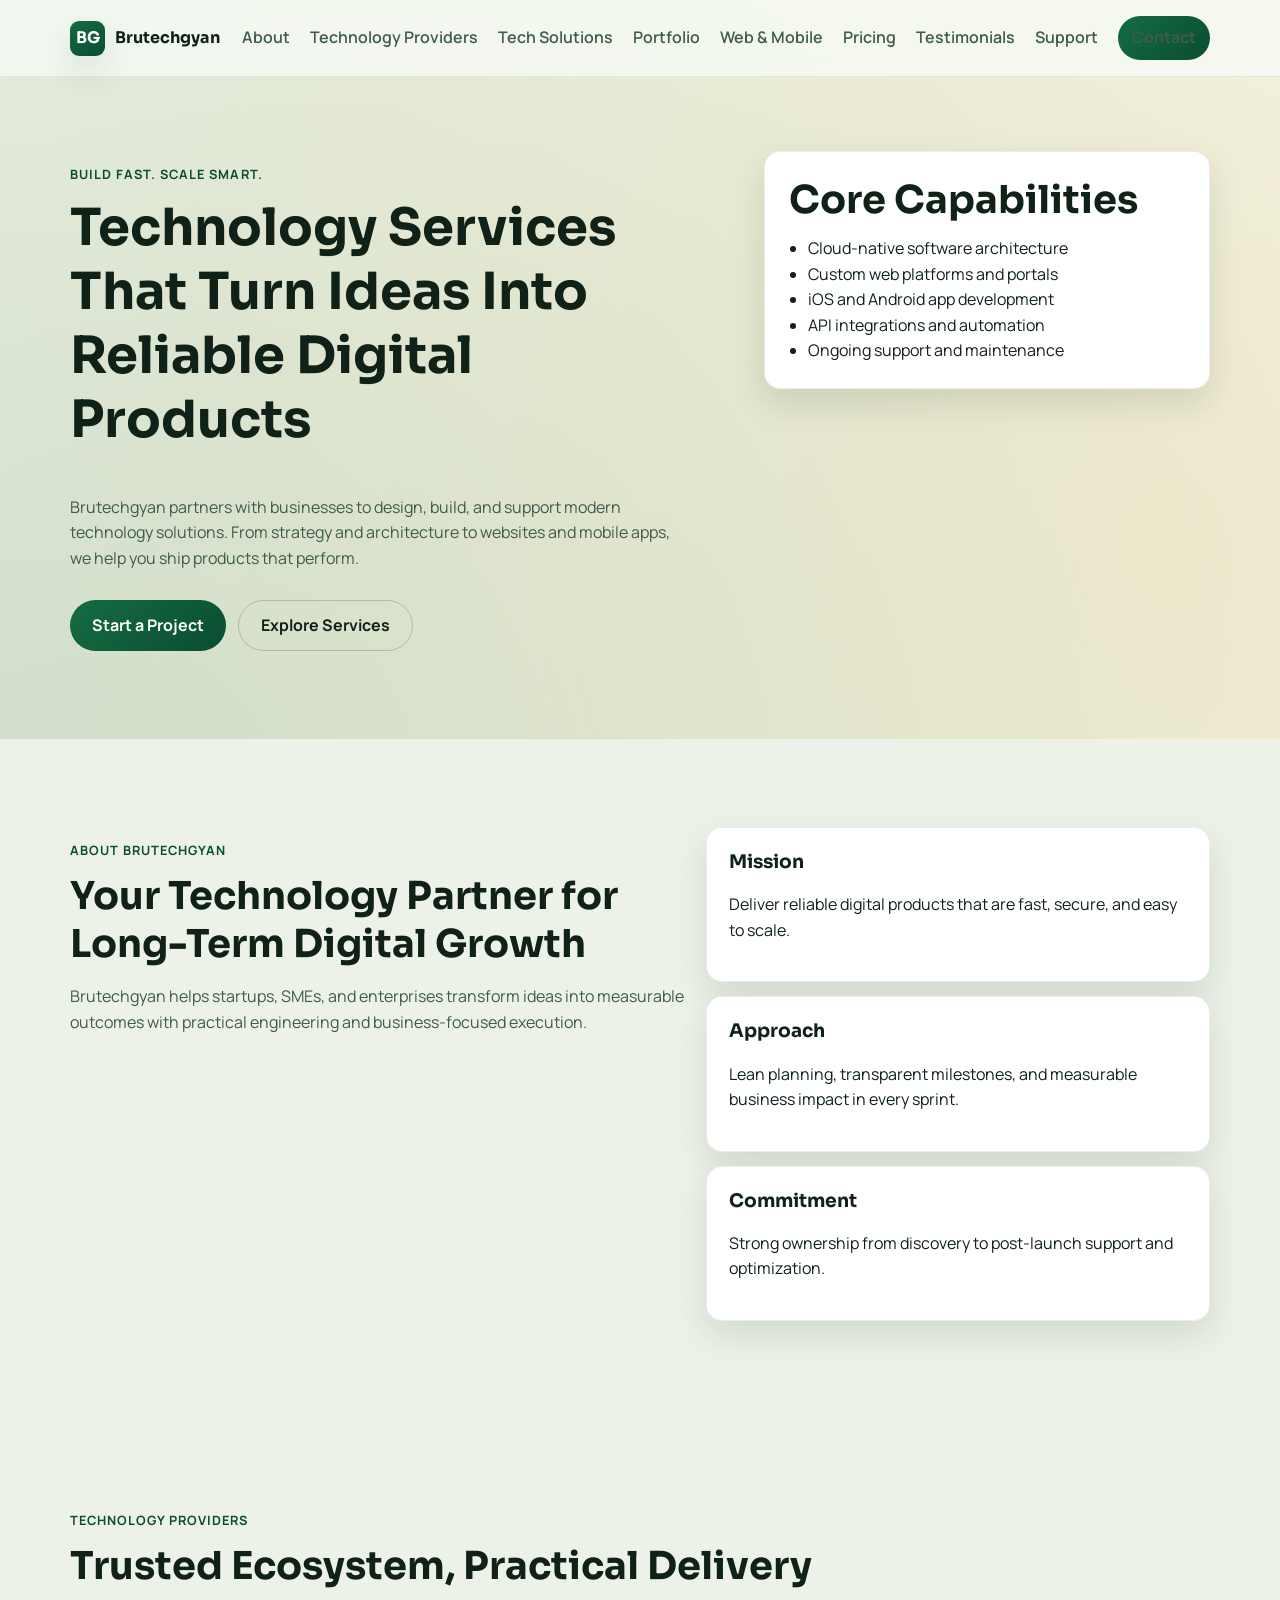
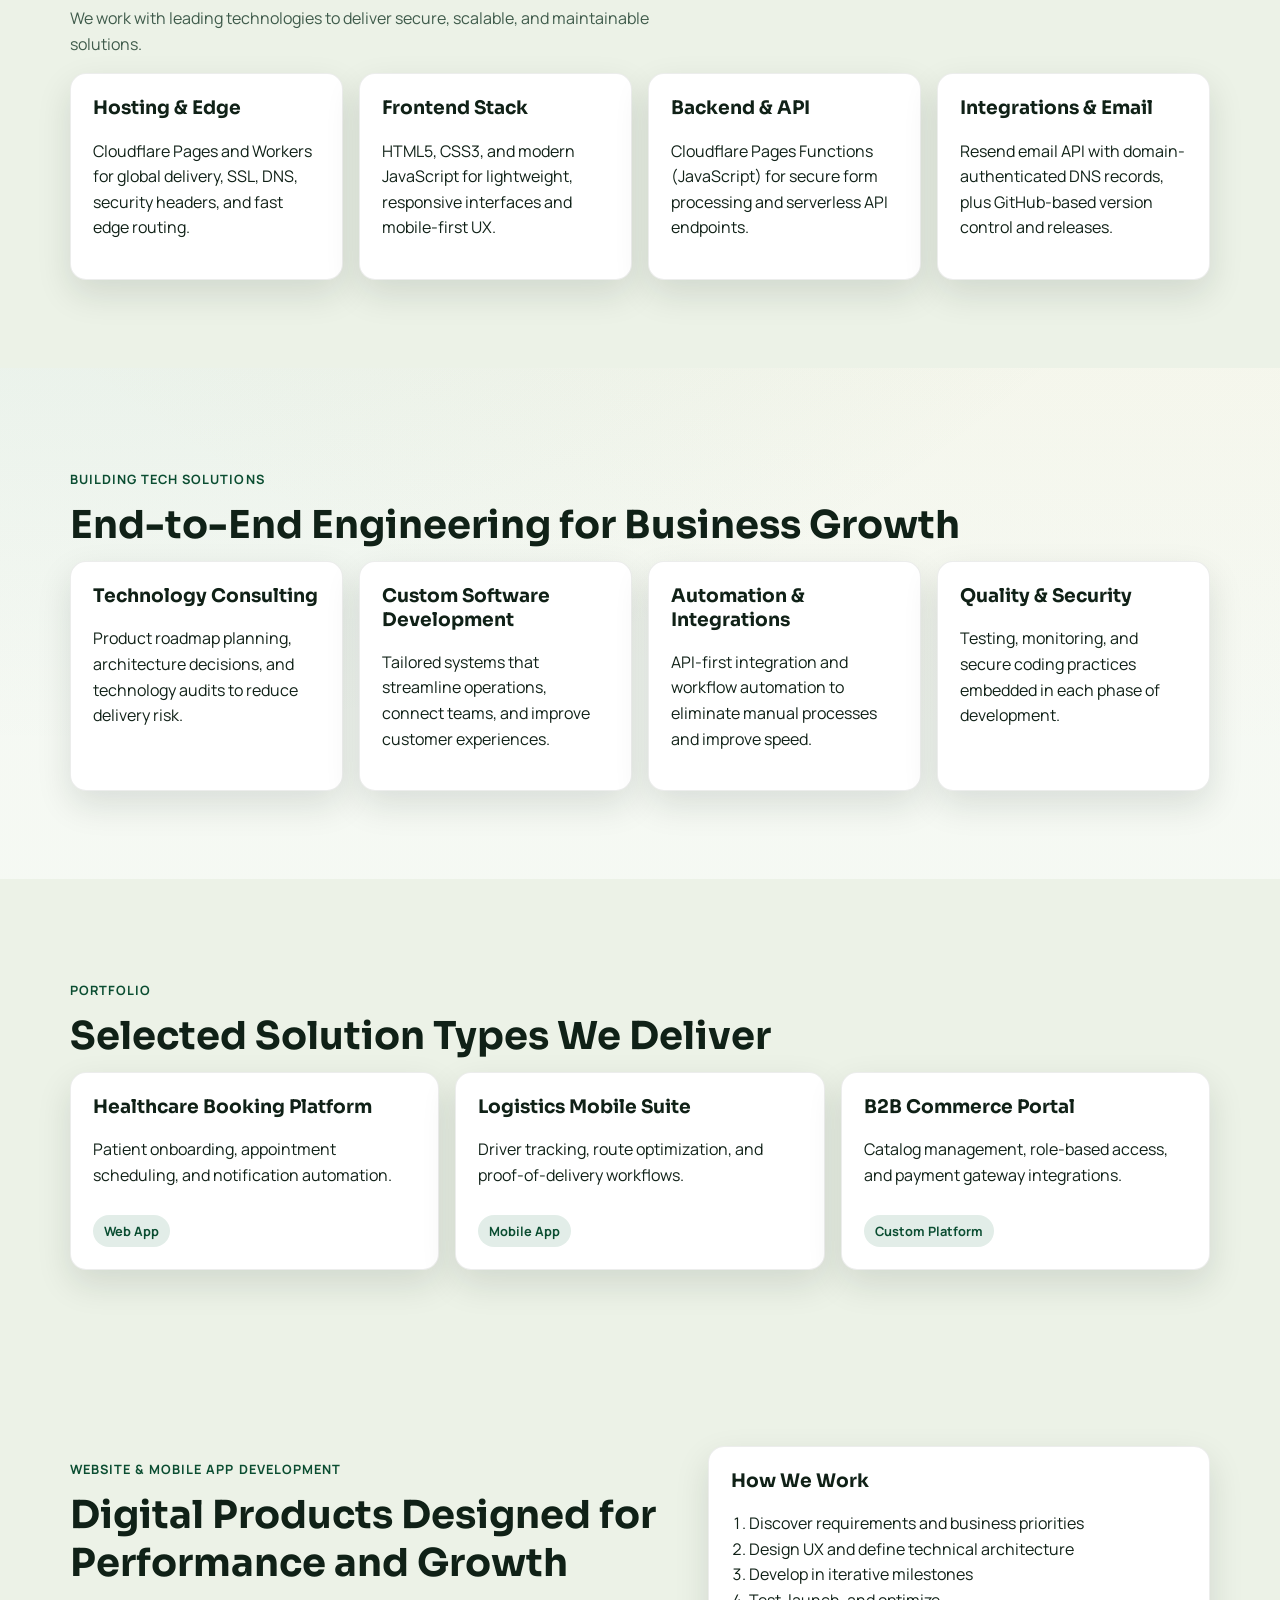
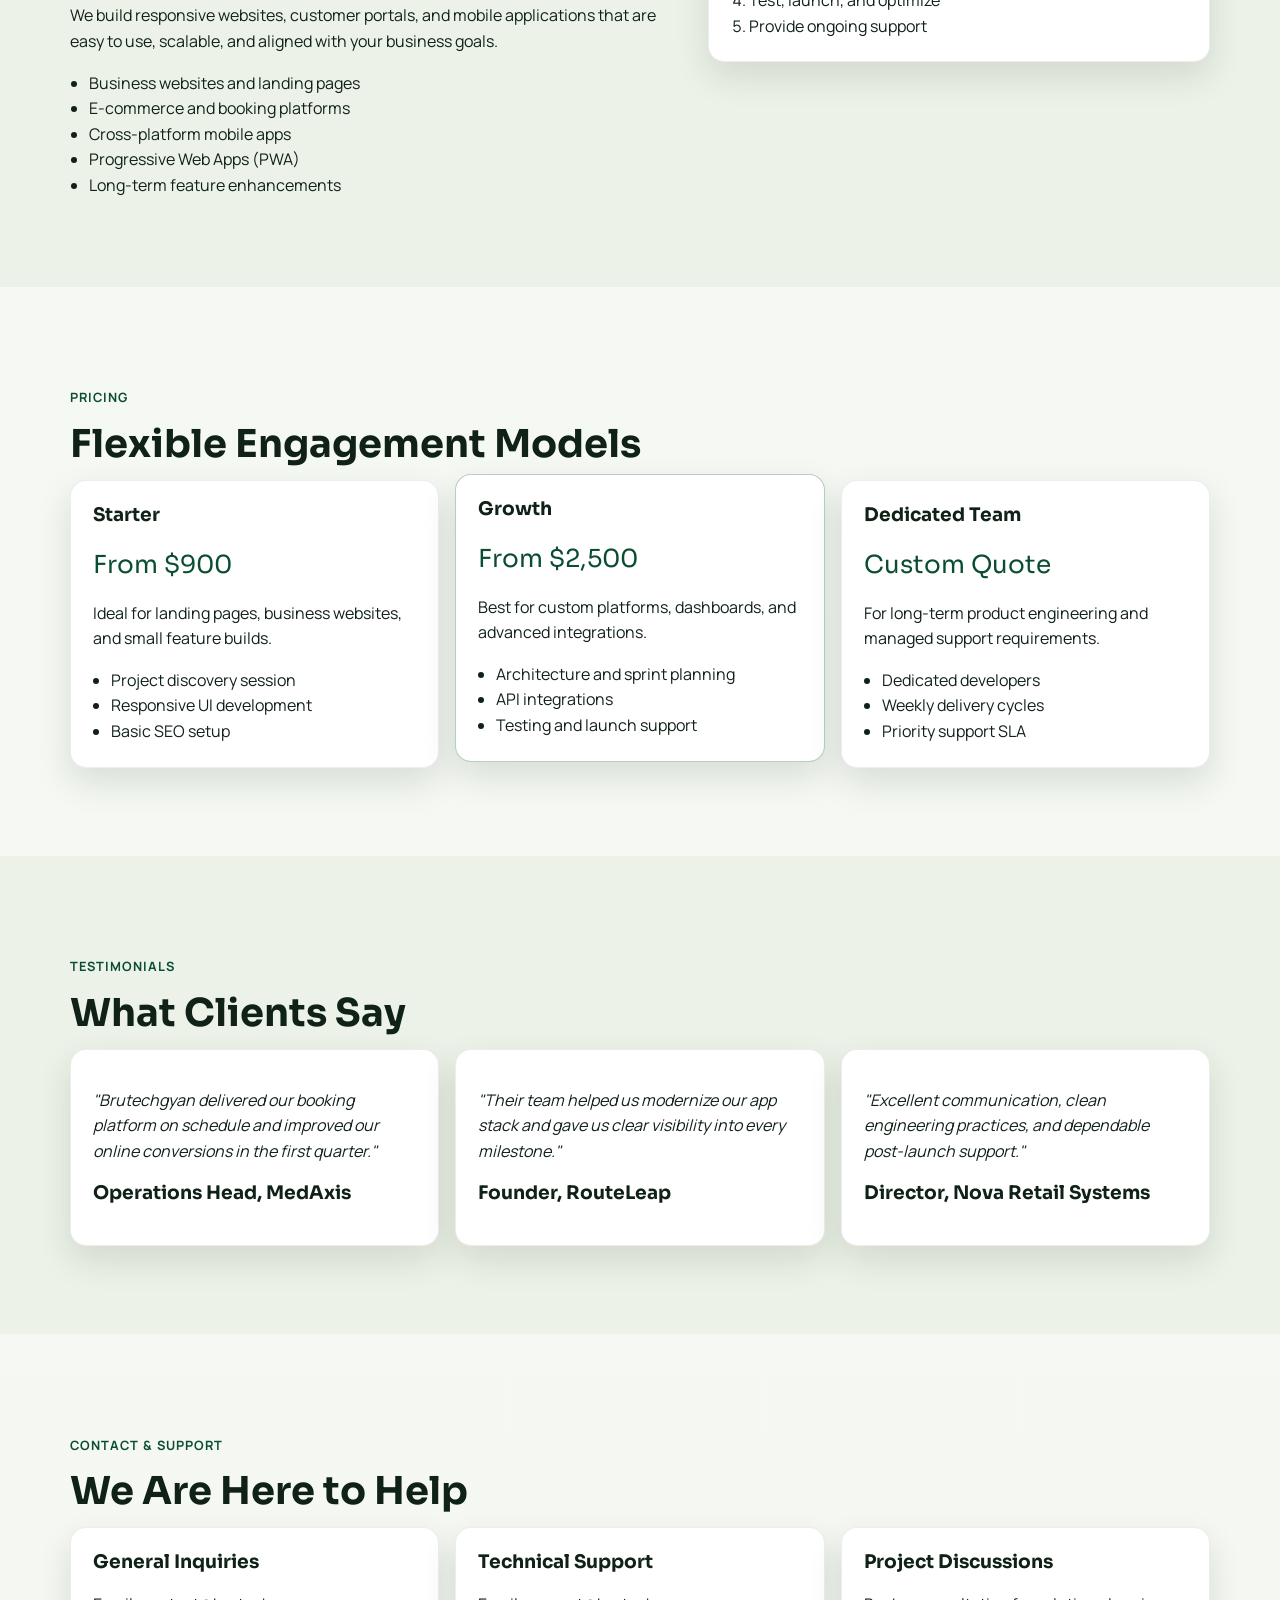
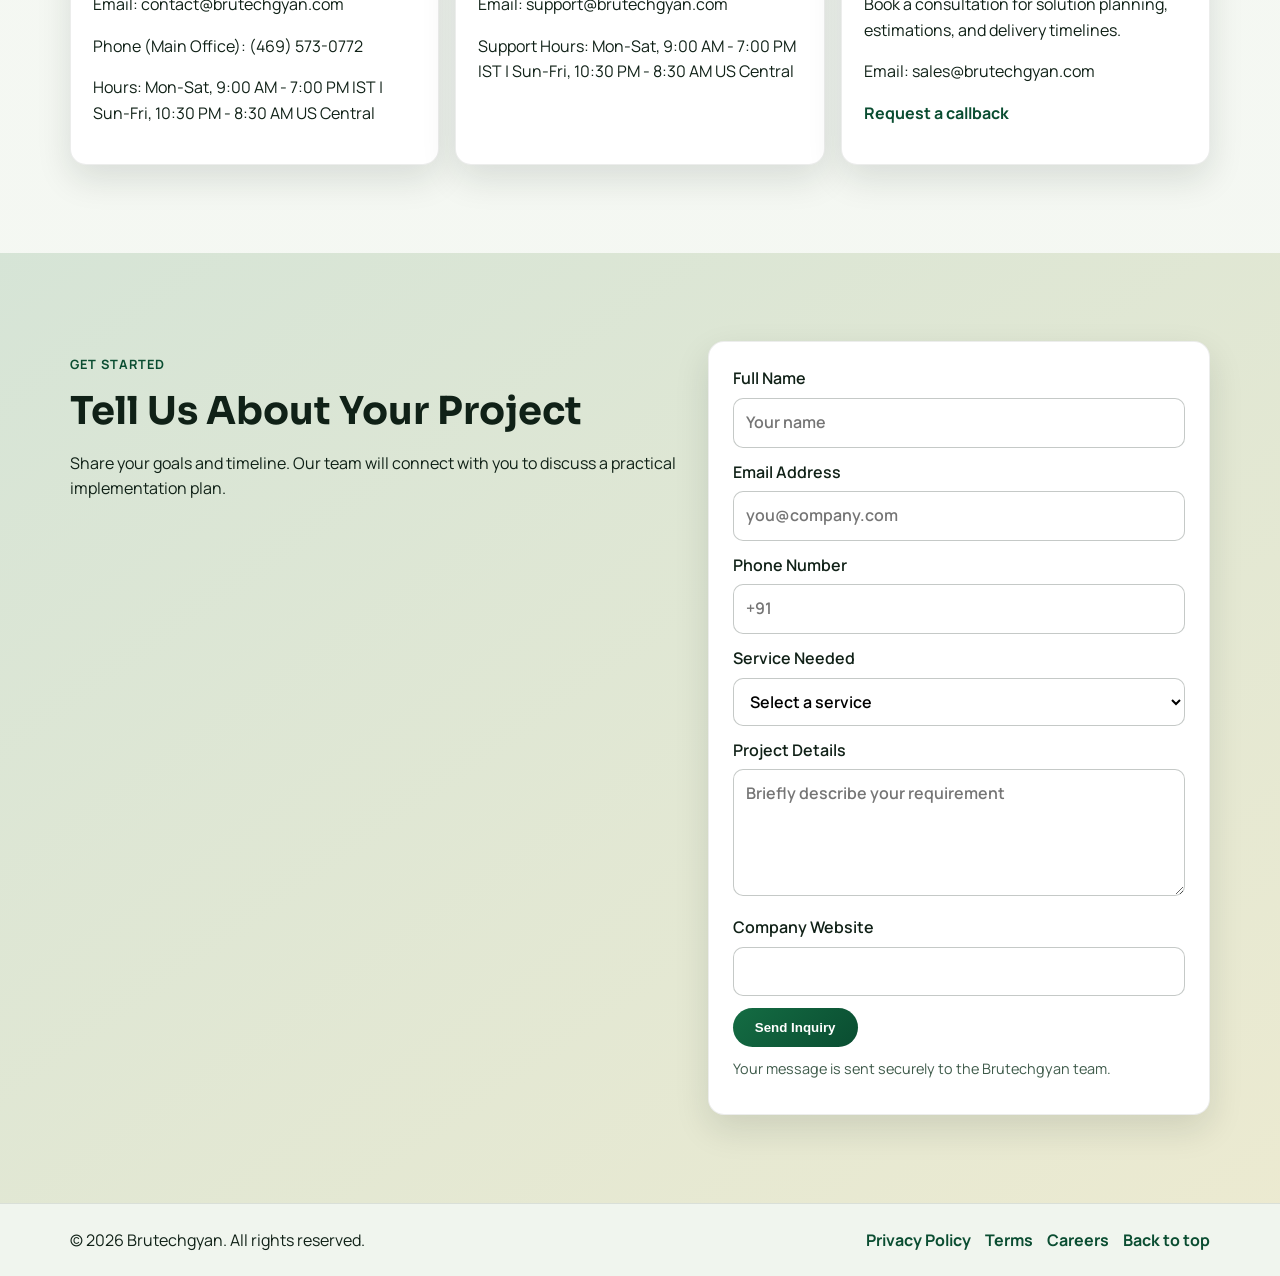
<file: index.html>
<!DOCTYPE html>
<html lang="en">
  <head>
    <meta charset="UTF-8" />
    <meta name="viewport" content="width=device-width, initial-scale=1.0" />
    <meta
      name="description"
      content="Brutechgyan is a technology solutions company building modern websites, mobile apps, and custom digital products with long-term support."
    />
    <meta
      name="keywords"
      content="technology providers, tech solutions, website development, mobile app development, software consulting, Brutechgyan"
    />
    <meta name="robots" content="index, follow" />
    <meta property="og:title" content="Brutechgyan | Technology & Digital Solutions" />
    <meta
      property="og:description"
      content="Build websites, mobile apps, and scalable software with Brutechgyan's expert engineering and support team."
    />
    <meta property="og:type" content="website" />
    <meta property="og:url" content="https://www.brutechgyan.com/" />
    <meta property="og:site_name" content="Brutechgyan" />
    <meta name="twitter:card" content="summary_large_image" />
    <meta name="twitter:title" content="Brutechgyan | Technology & Digital Solutions" />
    <meta
      name="twitter:description"
      content="Technology consulting, custom software, website development, and mobile app development."
    />
    <link rel="canonical" href="https://www.brutechgyan.com/" />
    <title>Brutechgyan | Technology & Digital Solutions</title>
    <link rel="preconnect" href="https://fonts.googleapis.com" />
    <link rel="preconnect" href="https://fonts.gstatic.com" crossorigin />
    <link
      href="https://fonts.googleapis.com/css2?family=Manrope:wght@400;500;700;800&family=Sora:wght@400;600;700&display=swap"
      rel="stylesheet"
    />
    <link rel="stylesheet" href="styles.css" />
  </head>
  <body>
    <header class="site-header" id="top">
      <nav class="container nav">
        <a class="logo" href="#top" aria-label="Brutechgyan home">
          <span class="logo-mark">BG</span>
          <span>Brutechgyan</span>
        </a>
        <button class="menu-toggle" aria-label="Toggle menu" aria-expanded="false">
          <span></span>
          <span></span>
          <span></span>
        </button>
        <ul class="nav-links">
          <li><a href="#about">About</a></li>
          <li><a href="#providers">Technology Providers</a></li>
          <li><a href="#solutions">Tech Solutions</a></li>
          <li><a href="#portfolio">Portfolio</a></li>
          <li><a href="#development">Web & Mobile</a></li>
          <li><a href="#pricing">Pricing</a></li>
          <li><a href="#testimonials">Testimonials</a></li>
          <li><a href="#support">Support</a></li>
          <li><a href="#contact" class="btn btn-small">Contact</a></li>
        </ul>
      </nav>
    </header>

    <main>
      <section class="hero section-pad">
        <div class="container hero-grid">
          <div>
            <p class="eyebrow">Build Fast. Scale Smart.</p>
            <h1>Technology Services That Turn Ideas Into Reliable Digital Products</h1>
            <p class="lead">
              Brutechgyan partners with businesses to design, build, and support modern technology solutions.
              From strategy and architecture to websites and mobile apps, we help you ship products that perform.
            </p>
            <div class="hero-actions">
              <a href="#contact" class="btn">Start a Project</a>
              <a href="#solutions" class="btn btn-ghost">Explore Services</a>
            </div>
          </div>
          <aside class="hero-card" aria-label="Core capabilities">
            <h2>Core Capabilities</h2>
            <ul>
              <li>Cloud-native software architecture</li>
              <li>Custom web platforms and portals</li>
              <li>iOS and Android app development</li>
              <li>API integrations and automation</li>
              <li>Ongoing support and maintenance</li>
            </ul>
          </aside>
        </div>
      </section>

      <section id="about" class="section-pad section-soft">
        <div class="container about-layout">
          <div>
            <p class="eyebrow">About Brutechgyan</p>
            <h2>Your Technology Partner for Long-Term Digital Growth</h2>
            <p class="section-intro">
              Brutechgyan helps startups, SMEs, and enterprises transform ideas into measurable outcomes with
              practical engineering and business-focused execution.
            </p>
          </div>
          <div class="about-points">
            <article class="card">
              <h3>Mission</h3>
              <p>Deliver reliable digital products that are fast, secure, and easy to scale.</p>
            </article>
            <article class="card">
              <h3>Approach</h3>
              <p>Lean planning, transparent milestones, and measurable business impact in every sprint.</p>
            </article>
            <article class="card">
              <h3>Commitment</h3>
              <p>Strong ownership from discovery to post-launch support and optimization.</p>
            </article>
          </div>
        </div>
      </section>

      <section id="providers" class="section-pad section-soft">
        <div class="container">
          <p class="eyebrow">Technology Providers</p>
          <h2>Trusted Ecosystem, Practical Delivery</h2>
          <p class="section-intro">
            We work with leading technologies to deliver secure, scalable, and maintainable solutions.
          </p>
          <div class="provider-grid">
            <article class="card">
              <h3>Hosting & Edge</h3>
              <p>Cloudflare Pages and Workers for global delivery, SSL, DNS, security headers, and fast edge routing.</p>
            </article>
            <article class="card">
              <h3>Frontend Stack</h3>
              <p>HTML5, CSS3, and modern JavaScript for lightweight, responsive interfaces and mobile-first UX.</p>
            </article>
            <article class="card">
              <h3>Backend & API</h3>
              <p>Cloudflare Pages Functions (JavaScript) for secure form processing and serverless API endpoints.</p>
            </article>
            <article class="card">
              <h3>Integrations & Email</h3>
              <p>Resend email API with domain-authenticated DNS records, plus GitHub-based version control and releases.</p>
            </article>
          </div>
        </div>
      </section>

      <section id="solutions" class="section-pad">
        <div class="container">
          <p class="eyebrow">Building Tech Solutions</p>
          <h2>End-to-End Engineering for Business Growth</h2>
          <div class="solution-grid">
            <article class="card feature">
              <h3>Technology Consulting</h3>
              <p>
                Product roadmap planning, architecture decisions, and technology audits to reduce delivery risk.
              </p>
            </article>
            <article class="card feature">
              <h3>Custom Software Development</h3>
              <p>
                Tailored systems that streamline operations, connect teams, and improve customer experiences.
              </p>
            </article>
            <article class="card feature">
              <h3>Automation & Integrations</h3>
              <p>
                API-first integration and workflow automation to eliminate manual processes and improve speed.
              </p>
            </article>
            <article class="card feature">
              <h3>Quality & Security</h3>
              <p>
                Testing, monitoring, and secure coding practices embedded in each phase of development.
              </p>
            </article>
          </div>
        </div>
      </section>

      <section id="portfolio" class="section-pad section-soft">
        <div class="container">
          <p class="eyebrow">Portfolio</p>
          <h2>Selected Solution Types We Deliver</h2>
          <div class="portfolio-grid">
            <article class="card">
              <h3>Healthcare Booking Platform</h3>
              <p>Patient onboarding, appointment scheduling, and notification automation.</p>
              <span class="pill">Web App</span>
            </article>
            <article class="card">
              <h3>Logistics Mobile Suite</h3>
              <p>Driver tracking, route optimization, and proof-of-delivery workflows.</p>
              <span class="pill">Mobile App</span>
            </article>
            <article class="card">
              <h3>B2B Commerce Portal</h3>
              <p>Catalog management, role-based access, and payment gateway integrations.</p>
              <span class="pill">Custom Platform</span>
            </article>
          </div>
        </div>
      </section>

      <section id="development" class="section-pad section-soft">
        <div class="container dev-layout">
          <div>
            <p class="eyebrow">Website & Mobile App Development</p>
            <h2>Digital Products Designed for Performance and Growth</h2>
            <p>
              We build responsive websites, customer portals, and mobile applications that are easy to use,
              scalable, and aligned with your business goals.
            </p>
            <ul class="check-list">
              <li>Business websites and landing pages</li>
              <li>E-commerce and booking platforms</li>
              <li>Cross-platform mobile apps</li>
              <li>Progressive Web Apps (PWA)</li>
              <li>Long-term feature enhancements</li>
            </ul>
          </div>
          <div class="card process">
            <h3>How We Work</h3>
            <ol>
              <li>Discover requirements and business priorities</li>
              <li>Design UX and define technical architecture</li>
              <li>Develop in iterative milestones</li>
              <li>Test, launch, and optimize</li>
              <li>Provide ongoing support</li>
            </ol>
          </div>
        </div>
      </section>

      <section id="pricing" class="section-pad">
        <div class="container">
          <p class="eyebrow">Pricing</p>
          <h2>Flexible Engagement Models</h2>
          <div class="pricing-grid">
            <article class="card pricing-card">
              <h3>Starter</h3>
              <p class="price">From $900</p>
              <p>Ideal for landing pages, business websites, and small feature builds.</p>
              <ul>
                <li>Project discovery session</li>
                <li>Responsive UI development</li>
                <li>Basic SEO setup</li>
              </ul>
            </article>
            <article class="card pricing-card featured-plan">
              <h3>Growth</h3>
              <p class="price">From $2,500</p>
              <p>Best for custom platforms, dashboards, and advanced integrations.</p>
              <ul>
                <li>Architecture and sprint planning</li>
                <li>API integrations</li>
                <li>Testing and launch support</li>
              </ul>
            </article>
            <article class="card pricing-card">
              <h3>Dedicated Team</h3>
              <p class="price">Custom Quote</p>
              <p>For long-term product engineering and managed support requirements.</p>
              <ul>
                <li>Dedicated developers</li>
                <li>Weekly delivery cycles</li>
                <li>Priority support SLA</li>
              </ul>
            </article>
          </div>
        </div>
      </section>

      <section id="testimonials" class="section-pad section-soft">
        <div class="container">
          <p class="eyebrow">Testimonials</p>
          <h2>What Clients Say</h2>
          <div class="testimonials-grid">
            <article class="card">
              <p>
                "Brutechgyan delivered our booking platform on schedule and improved our online conversions in the
                first quarter."
              </p>
              <h3>Operations Head, MedAxis</h3>
            </article>
            <article class="card">
              <p>
                "Their team helped us modernize our app stack and gave us clear visibility into every milestone."
              </p>
              <h3>Founder, RouteLeap</h3>
            </article>
            <article class="card">
              <p>
                "Excellent communication, clean engineering practices, and dependable post-launch support."
              </p>
              <h3>Director, Nova Retail Systems</h3>
            </article>
          </div>
        </div>
      </section>

      <section id="support" class="section-pad">
        <div class="container">
          <p class="eyebrow">Contact & Support</p>
          <h2>We Are Here to Help</h2>
          <div class="support-grid">
            <article class="card">
              <h3>General Inquiries</h3>
              <p>Email: contact@brutechgyan.com</p>
              <p>Phone (Main Office): (469) 573-0772</p>
              <p>Hours: Mon-Sat, 9:00 AM - 7:00 PM IST | Sun-Fri, 10:30 PM - 8:30 AM US Central</p>
            </article>
            <article class="card">
              <h3>Technical Support</h3>
              <p>Email: support@brutechgyan.com</p>
              <p>Support Hours: Mon-Sat, 9:00 AM - 7:00 PM IST | Sun-Fri, 10:30 PM - 8:30 AM US Central</p>
            </article>
            <article class="card">
              <h3>Project Discussions</h3>
              <p>Book a consultation for solution planning, estimations, and delivery timelines.</p>
              <p>Email: sales@brutechgyan.com</p>
              <a class="text-link" href="#contact">Request a callback</a>
            </article>
          </div>
        </div>
      </section>

      <section id="contact" class="section-pad contact-band">
        <div class="container contact-layout">
          <div>
            <p class="eyebrow">Get Started</p>
            <h2>Tell Us About Your Project</h2>
            <p>
              Share your goals and timeline. Our team will connect with you to discuss a practical implementation plan.
            </p>
          </div>
          <form class="contact-form" aria-label="Contact form" novalidate>
            <label>
              Full Name
              <input type="text" name="name" placeholder="Your name" required />
            </label>
            <label>
              Email Address
              <input type="email" name="email" placeholder="you@company.com" required />
            </label>
            <label>
              Phone Number
              <input type="tel" name="phone" placeholder="+91" />
            </label>
            <label>
              Service Needed
              <select name="service" required>
                <option value="">Select a service</option>
                <option>Technology Consulting</option>
                <option>Web Development</option>
                <option>Mobile App Development</option>
                <option>Custom Software</option>
                <option>Support & Maintenance</option>
              </select>
            </label>
            <label>
              Project Details
              <textarea name="message" rows="4" placeholder="Briefly describe your requirement"></textarea>
            </label>
            <label class="hidden" aria-hidden="true">
              Company Website
              <input type="text" name="website" tabindex="-1" autocomplete="off" />
            </label>
            <button class="btn" type="submit">Send Inquiry</button>
            <p class="form-note">Your message is sent securely to the Brutechgyan team.</p>
            <p class="form-status" role="status" aria-live="polite"></p>
          </form>
        </div>
      </section>
    </main>

    <footer class="site-footer">
      <div class="container footer-layout">
        <p>© <span id="year"></span> Brutechgyan. All rights reserved.</p>
        <div class="footer-links">
          <a href="privacy.html" class="text-link">Privacy Policy</a>
          <a href="terms.html" class="text-link">Terms</a>
          <a href="careers.html" class="text-link">Careers</a>
          <a href="#top" class="text-link">Back to top</a>
        </div>
      </div>
    </footer>

    <script src="script.js"></script>
  </body>
</html>
</file>
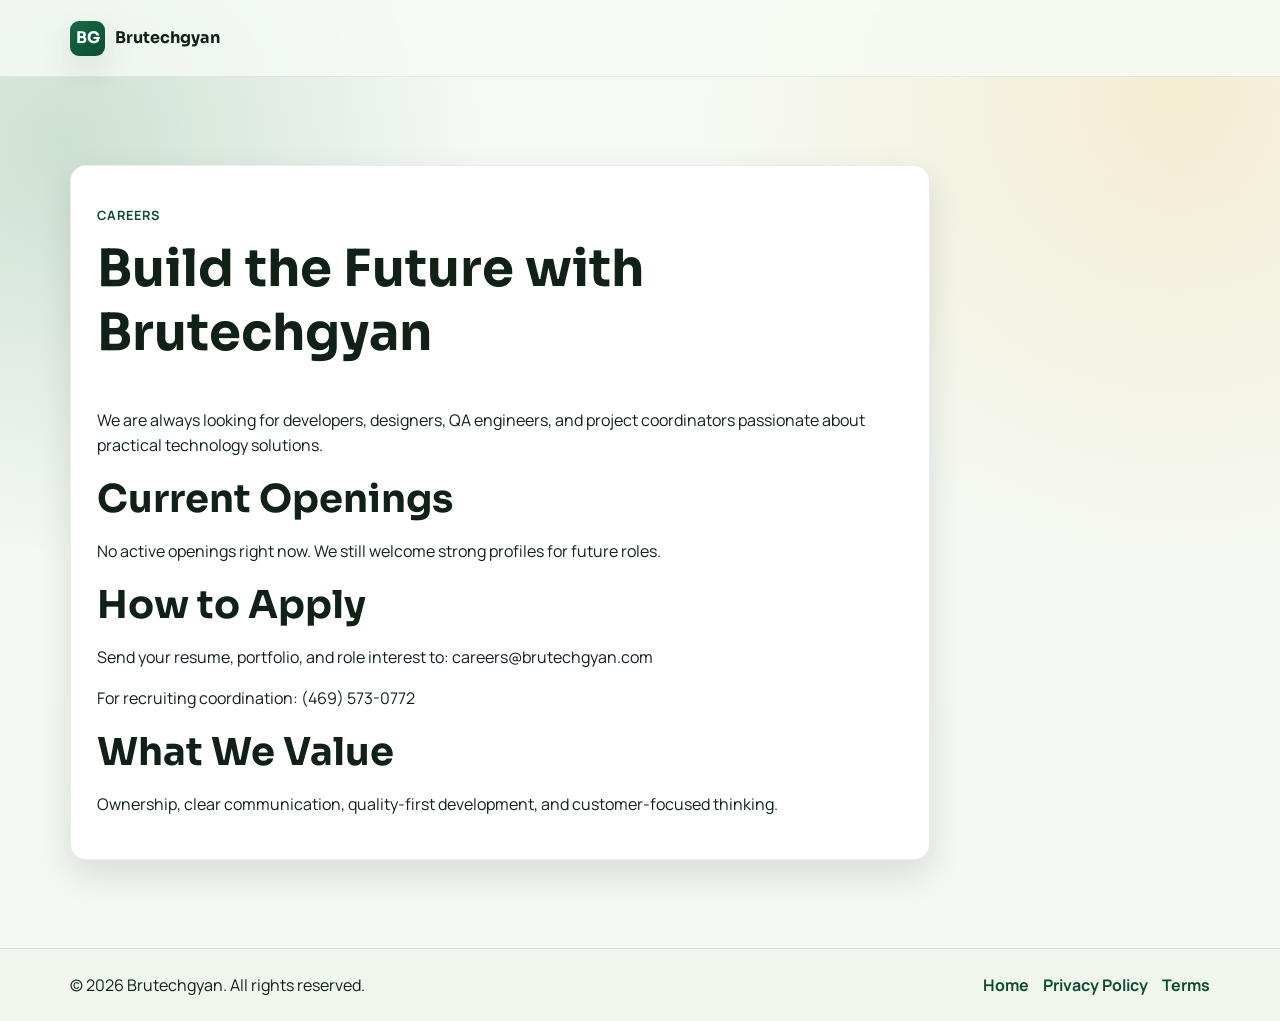
<file: careers.html>
<!DOCTYPE html>
<html lang="en">
  <head>
    <meta charset="UTF-8" />
    <meta name="viewport" content="width=device-width, initial-scale=1.0" />
    <meta name="description" content="Careers at Brutechgyan - join our team building websites, mobile apps, and tech products." />
    <meta name="robots" content="index, follow" />
    <link rel="canonical" href="https://www.brutechgyan.com/careers" />
    <title>Careers | Brutechgyan</title>
    <link rel="preconnect" href="https://fonts.googleapis.com" />
    <link rel="preconnect" href="https://fonts.gstatic.com" crossorigin />
    <link
      href="https://fonts.googleapis.com/css2?family=Manrope:wght@400;500;700;800&family=Sora:wght@400;600;700&display=swap"
      rel="stylesheet"
    />
    <link rel="stylesheet" href="styles.css" />
  </head>
  <body>
    <header class="site-header">
      <nav class="container nav">
        <a class="logo" href="index.html" aria-label="Brutechgyan home">
          <span class="logo-mark">BG</span>
          <span>Brutechgyan</span>
        </a>
      </nav>
    </header>

    <main class="section-pad page-main">
      <div class="container">
        <article class="legal-card">
          <p class="eyebrow">Careers</p>
          <h1>Build the Future with Brutechgyan</h1>
          <p>
            We are always looking for developers, designers, QA engineers, and project coordinators passionate about
            practical technology solutions.
          </p>
          <h2>Current Openings</h2>
          <p>No active openings right now. We still welcome strong profiles for future roles.</p>
          <h2>How to Apply</h2>
          <p>Send your resume, portfolio, and role interest to: careers@brutechgyan.com</p>
          <p>For recruiting coordination: (469) 573-0772</p>
          <h2>What We Value</h2>
          <p>Ownership, clear communication, quality-first development, and customer-focused thinking.</p>
        </article>
      </div>
    </main>

    <footer class="site-footer">
      <div class="container footer-layout">
        <p>© <span id="year"></span> Brutechgyan. All rights reserved.</p>
        <div class="footer-links">
          <a href="index.html" class="text-link">Home</a>
          <a href="privacy.html" class="text-link">Privacy Policy</a>
          <a href="terms.html" class="text-link">Terms</a>
        </div>
      </div>
    </footer>

    <script src="script.js"></script>
  </body>
</html>
</file>
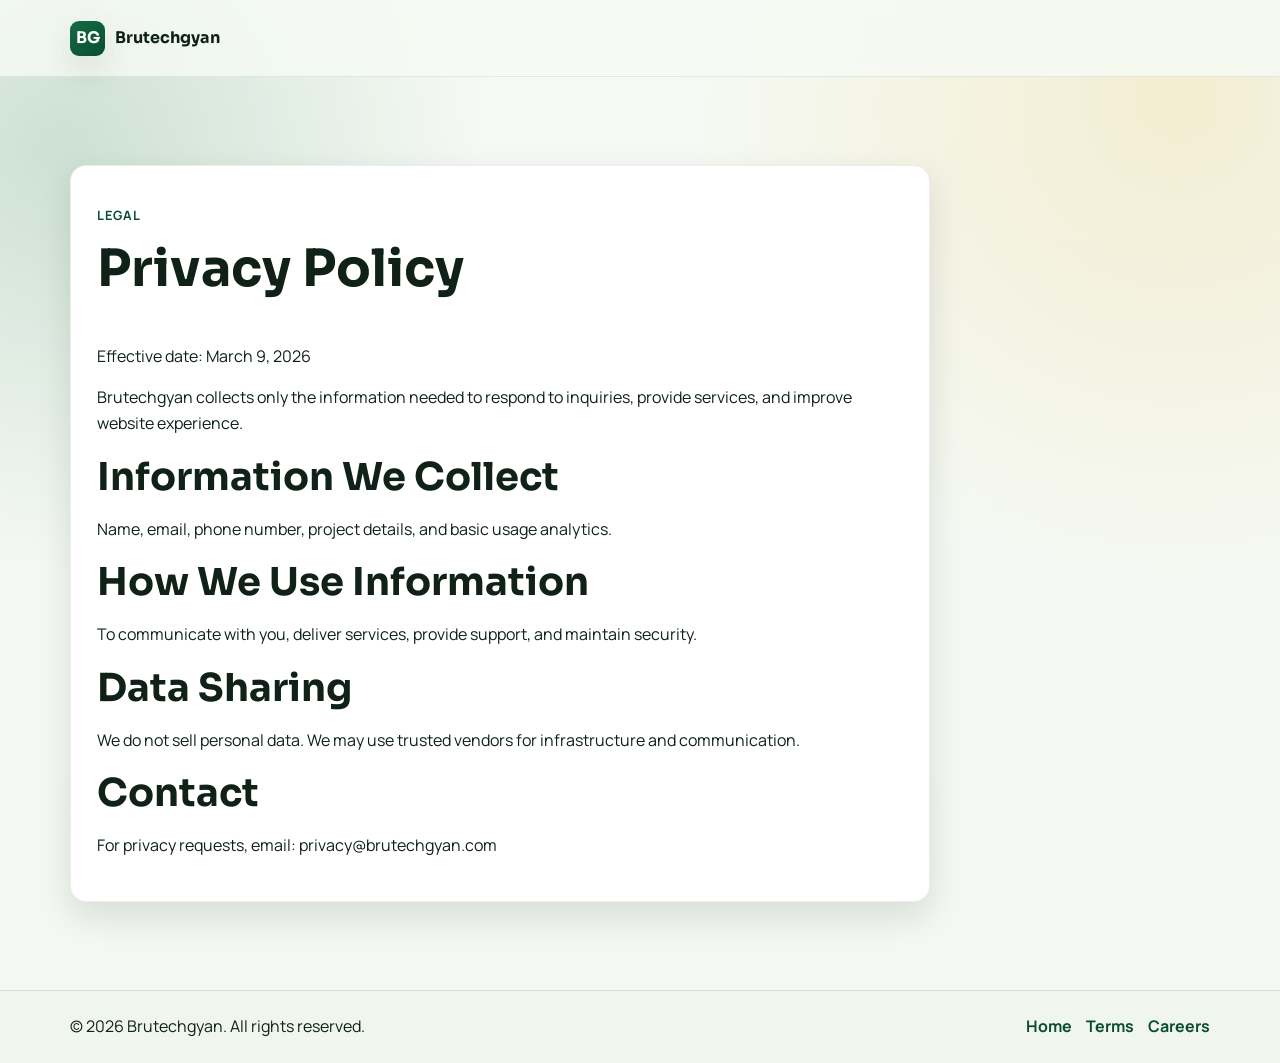
<file: privacy.html>
<!DOCTYPE html>
<html lang="en">
  <head>
    <meta charset="UTF-8" />
    <meta name="viewport" content="width=device-width, initial-scale=1.0" />
    <meta name="description" content="Privacy Policy for Brutechgyan services and website." />
    <meta name="robots" content="index, follow" />
    <link rel="canonical" href="https://www.brutechgyan.com/privacy" />
    <title>Privacy Policy | Brutechgyan</title>
    <link rel="preconnect" href="https://fonts.googleapis.com" />
    <link rel="preconnect" href="https://fonts.gstatic.com" crossorigin />
    <link
      href="https://fonts.googleapis.com/css2?family=Manrope:wght@400;500;700;800&family=Sora:wght@400;600;700&display=swap"
      rel="stylesheet"
    />
    <link rel="stylesheet" href="styles.css" />
  </head>
  <body>
    <header class="site-header">
      <nav class="container nav">
        <a class="logo" href="index.html" aria-label="Brutechgyan home">
          <span class="logo-mark">BG</span>
          <span>Brutechgyan</span>
        </a>
      </nav>
    </header>

    <main class="section-pad page-main">
      <div class="container">
        <article class="legal-card">
          <p class="eyebrow">Legal</p>
          <h1>Privacy Policy</h1>
          <p>Effective date: March 9, 2026</p>
          <p>
            Brutechgyan collects only the information needed to respond to inquiries, provide services, and improve
            website experience.
          </p>
          <h2>Information We Collect</h2>
          <p>Name, email, phone number, project details, and basic usage analytics.</p>
          <h2>How We Use Information</h2>
          <p>To communicate with you, deliver services, provide support, and maintain security.</p>
          <h2>Data Sharing</h2>
          <p>We do not sell personal data. We may use trusted vendors for infrastructure and communication.</p>
          <h2>Contact</h2>
          <p>For privacy requests, email: privacy@brutechgyan.com</p>
        </article>
      </div>
    </main>

    <footer class="site-footer">
      <div class="container footer-layout">
        <p>© <span id="year"></span> Brutechgyan. All rights reserved.</p>
        <div class="footer-links">
          <a href="index.html" class="text-link">Home</a>
          <a href="terms.html" class="text-link">Terms</a>
          <a href="careers.html" class="text-link">Careers</a>
        </div>
      </div>
    </footer>

    <script src="script.js"></script>
  </body>
</html>
</file>
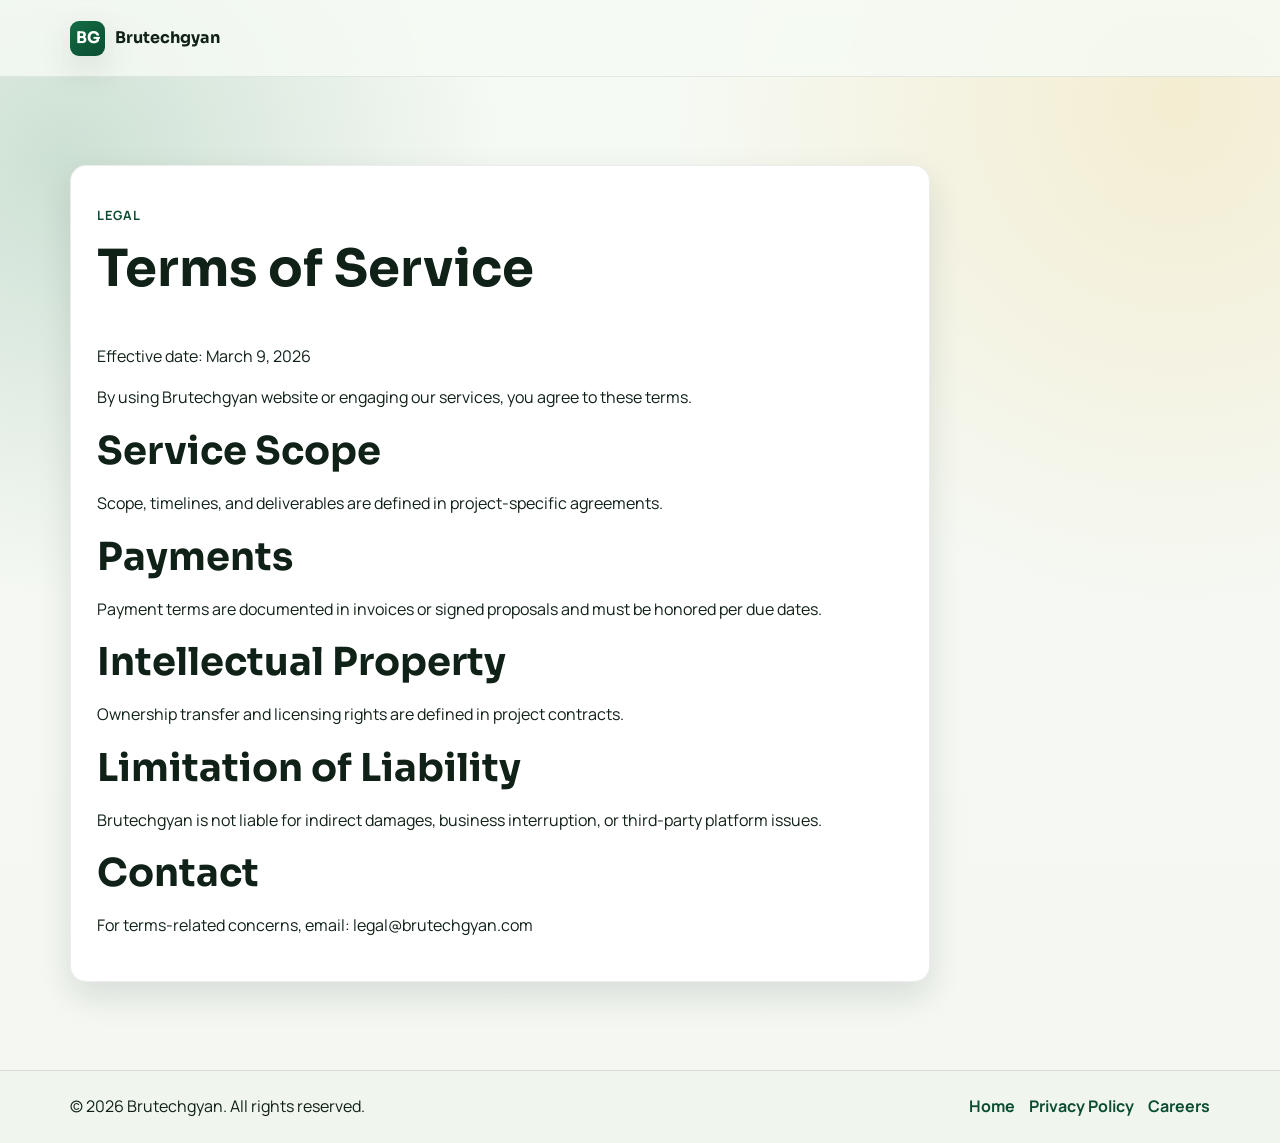
<file: terms.html>
<!DOCTYPE html>
<html lang="en">
  <head>
    <meta charset="UTF-8" />
    <meta name="viewport" content="width=device-width, initial-scale=1.0" />
    <meta name="description" content="Terms of Service for Brutechgyan website and technology services." />
    <meta name="robots" content="index, follow" />
    <link rel="canonical" href="https://www.brutechgyan.com/terms" />
    <title>Terms of Service | Brutechgyan</title>
    <link rel="preconnect" href="https://fonts.googleapis.com" />
    <link rel="preconnect" href="https://fonts.gstatic.com" crossorigin />
    <link
      href="https://fonts.googleapis.com/css2?family=Manrope:wght@400;500;700;800&family=Sora:wght@400;600;700&display=swap"
      rel="stylesheet"
    />
    <link rel="stylesheet" href="styles.css" />
  </head>
  <body>
    <header class="site-header">
      <nav class="container nav">
        <a class="logo" href="index.html" aria-label="Brutechgyan home">
          <span class="logo-mark">BG</span>
          <span>Brutechgyan</span>
        </a>
      </nav>
    </header>

    <main class="section-pad page-main">
      <div class="container">
        <article class="legal-card">
          <p class="eyebrow">Legal</p>
          <h1>Terms of Service</h1>
          <p>Effective date: March 9, 2026</p>
          <p>
            By using Brutechgyan website or engaging our services, you agree to these terms.
          </p>
          <h2>Service Scope</h2>
          <p>Scope, timelines, and deliverables are defined in project-specific agreements.</p>
          <h2>Payments</h2>
          <p>Payment terms are documented in invoices or signed proposals and must be honored per due dates.</p>
          <h2>Intellectual Property</h2>
          <p>Ownership transfer and licensing rights are defined in project contracts.</p>
          <h2>Limitation of Liability</h2>
          <p>
            Brutechgyan is not liable for indirect damages, business interruption, or third-party platform issues.
          </p>
          <h2>Contact</h2>
          <p>For terms-related concerns, email: legal@brutechgyan.com</p>
        </article>
      </div>
    </main>

    <footer class="site-footer">
      <div class="container footer-layout">
        <p>© <span id="year"></span> Brutechgyan. All rights reserved.</p>
        <div class="footer-links">
          <a href="index.html" class="text-link">Home</a>
          <a href="privacy.html" class="text-link">Privacy Policy</a>
          <a href="careers.html" class="text-link">Careers</a>
        </div>
      </div>
    </footer>

    <script src="script.js"></script>
  </body>
</html>
</file>
<file: styles.css>
:root {
  --bg: #f4f7f2;
  --surface: #ffffff;
  --surface-alt: #ecf2e7;
  --text: #102117;
  --muted: #3f5b4b;
  --brand: #146c43;
  --brand-deep: #0a4d31;
  --accent: #e9b949;
  --ring: rgba(20, 108, 67, 0.18);
  --shadow: 0 14px 35px rgba(16, 33, 23, 0.12);
  --radius: 16px;
}

* {
  box-sizing: border-box;
}

html,
body {
  margin: 0;
  padding: 0;
}

body {
  font-family: "Manrope", sans-serif;
  color: var(--text);
  background:
    radial-gradient(circle at 92% 9%, rgba(233, 185, 73, 0.2), transparent 32%),
    radial-gradient(circle at 5% 14%, rgba(20, 108, 67, 0.18), transparent 28%),
    linear-gradient(180deg, #f6faf4 0%, #f4f7f2 100%);
  line-height: 1.6;
}

a {
  color: inherit;
  text-decoration: none;
}

.container {
  width: min(1140px, 92vw);
  margin: 0 auto;
}

.section-pad {
  padding: 88px 0;
}

.section-soft {
  background-color: var(--surface-alt);
}

.site-header {
  position: sticky;
  top: 0;
  z-index: 20;
  backdrop-filter: blur(7px);
  background-color: rgba(246, 250, 244, 0.82);
  border-bottom: 1px solid rgba(16, 33, 23, 0.08);
}

.nav {
  display: flex;
  align-items: center;
  justify-content: space-between;
  gap: 16px;
  min-height: 76px;
}

.logo {
  display: flex;
  align-items: center;
  gap: 10px;
  font-family: "Sora", sans-serif;
  font-weight: 700;
}

.logo-mark {
  display: inline-grid;
  place-items: center;
  width: 35px;
  height: 35px;
  border-radius: 9px;
  color: #fff;
  background: linear-gradient(145deg, var(--brand), var(--brand-deep));
  box-shadow: var(--shadow);
}

.nav-links {
  list-style: none;
  display: flex;
  align-items: center;
  gap: 20px;
  margin: 0;
  padding: 0;
  font-weight: 600;
}

.nav-links a {
  color: var(--muted);
}

.nav-links a:hover {
  color: var(--text);
}

.menu-toggle {
  display: none;
  border: 0;
  background: transparent;
  padding: 4px;
}

.menu-toggle span {
  display: block;
  width: 24px;
  height: 2px;
  margin: 5px 0;
  background: var(--text);
}

.hero {
  padding-top: 74px;
}

.hero-grid {
  display: grid;
  grid-template-columns: 1.2fr 0.8fr;
  gap: 26px;
  align-items: start;
}

.eyebrow {
  display: inline-block;
  margin-bottom: 12px;
  font-weight: 700;
  color: var(--brand-deep);
  text-transform: uppercase;
  letter-spacing: 0.08em;
  font-size: 0.8rem;
}

h1,
h2,
h3 {
  font-family: "Sora", sans-serif;
  line-height: 1.25;
  margin-top: 0;
}

h1 {
  font-size: clamp(2rem, 4vw, 3.2rem);
  max-width: 15ch;
}

h2 {
  font-size: clamp(1.5rem, 3vw, 2.4rem);
  margin-bottom: 12px;
}

.lead,
.section-intro {
  color: var(--muted);
  max-width: 62ch;
}

.hero-actions {
  margin-top: 28px;
  display: flex;
  flex-wrap: wrap;
  gap: 12px;
}

.btn {
  display: inline-flex;
  align-items: center;
  justify-content: center;
  border-radius: 999px;
  border: 0;
  padding: 12px 22px;
  font-weight: 700;
  background: linear-gradient(135deg, var(--brand), var(--brand-deep));
  color: #fff;
  cursor: pointer;
}

.btn:hover {
  filter: brightness(1.06);
}

.btn-small {
  padding: 9px 14px;
}

.btn-ghost {
  background: transparent;
  border: 1px solid rgba(16, 33, 23, 0.2);
  color: var(--text);
}

.hero-card,
.card {
  background-color: var(--surface);
  border-radius: var(--radius);
  border: 1px solid rgba(16, 33, 23, 0.08);
  box-shadow: var(--shadow);
}

.hero-card {
  padding: 24px;
}

.hero-card ul,
.check-list {
  margin: 0;
  padding-left: 19px;
}

.about-layout {
  display: grid;
  grid-template-columns: 1.1fr 0.9fr;
  gap: 20px;
  align-items: start;
}

.about-points {
  display: grid;
  gap: 14px;
}

.provider-grid,
.solution-grid,
.support-grid {
  display: grid;
  grid-template-columns: repeat(4, minmax(0, 1fr));
  gap: 16px;
}

.card {
  padding: 22px;
}

.feature {
  min-height: 194px;
}

.dev-layout,
.contact-layout {
  display: grid;
  grid-template-columns: 1.1fr 0.9fr;
  gap: 24px;
  align-items: start;
}

.process ol {
  margin: 0;
  padding-left: 18px;
}

.support-grid {
  grid-template-columns: repeat(3, minmax(0, 1fr));
}

.portfolio-grid,
.pricing-grid,
.testimonials-grid {
  display: grid;
  grid-template-columns: repeat(3, minmax(0, 1fr));
  gap: 16px;
}

.pill {
  display: inline-block;
  margin-top: 10px;
  border-radius: 999px;
  padding: 6px 11px;
  font-size: 0.8rem;
  font-weight: 700;
  color: var(--brand-deep);
  background: rgba(20, 108, 67, 0.12);
}

.pricing-card {
  position: relative;
}

.price {
  margin: 4px 0 10px;
  font-family: "Sora", sans-serif;
  font-size: 1.55rem;
  color: var(--brand-deep);
}

.pricing-card ul {
  margin: 0;
  padding-left: 18px;
}

.featured-plan {
  border: 1px solid rgba(20, 108, 67, 0.32);
  transform: translateY(-6px);
}

.testimonials-grid p {
  font-style: italic;
}

.text-link {
  color: var(--brand-deep);
  font-weight: 700;
}

.contact-band {
  background:
    linear-gradient(145deg, rgba(20, 108, 67, 0.1), rgba(233, 185, 73, 0.14)),
    var(--surface-alt);
}

.contact-form {
  background: var(--surface);
  border-radius: var(--radius);
  padding: 24px;
  box-shadow: var(--shadow);
  border: 1px solid rgba(16, 33, 23, 0.08);
}

.contact-form label {
  display: block;
  margin-bottom: 12px;
  font-weight: 600;
}

input,
select,
textarea {
  width: 100%;
  margin-top: 6px;
  border: 1px solid rgba(16, 33, 23, 0.24);
  border-radius: 10px;
  padding: 11px 12px;
  font: inherit;
  background-color: #fff;
}

input:focus,
select:focus,
textarea:focus {
  outline: 3px solid var(--ring);
  border-color: var(--brand);
}

.form-note {
  margin: 10px 0 0;
  color: var(--muted);
  font-size: 0.9rem;
}

.form-status {
  margin: 10px 0 0;
  font-weight: 600;
}

.form-status.success {
  color: var(--brand-deep);
}

.form-status.error {
  color: #8b1f1f;
}

.site-footer {
  border-top: 1px solid rgba(16, 33, 23, 0.1);
  background: #f0f5ee;
}

.footer-layout {
  min-height: 72px;
  display: flex;
  align-items: center;
  justify-content: space-between;
  gap: 16px;
}

.footer-links {
  display: flex;
  flex-wrap: wrap;
  gap: 14px;
}

.page-main {
  min-height: calc(100vh - 150px);
}

.legal-card {
  background: var(--surface);
  border-radius: var(--radius);
  border: 1px solid rgba(16, 33, 23, 0.08);
  box-shadow: var(--shadow);
  padding: 26px;
  max-width: 860px;
}

.legal-card h1 {
  max-width: unset;
}

.hidden {
  display: none;
}

@media (max-width: 980px) {
  .provider-grid,
  .solution-grid,
  .portfolio-grid,
  .pricing-grid,
  .testimonials-grid {
    grid-template-columns: repeat(2, minmax(0, 1fr));
  }

  .about-layout,
  .dev-layout,
  .contact-layout,
  .hero-grid,
  .support-grid {
    grid-template-columns: 1fr;
  }

  .hero {
    padding-top: 40px;
  }
}

@media (max-width: 760px) {
  .section-pad {
    padding: 68px 0;
  }

  .menu-toggle {
    display: block;
  }

  .nav-links {
    position: absolute;
    top: 76px;
    left: 0;
    right: 0;
    background: #f6faf4;
    border-bottom: 1px solid rgba(16, 33, 23, 0.09);
    padding: 16px 22px;
    flex-direction: column;
    align-items: flex-start;
    gap: 12px;
    display: none;
  }

  .nav-links.open {
    display: flex;
  }

  .provider-grid,
  .solution-grid,
  .support-grid,
  .portfolio-grid,
  .pricing-grid,
  .testimonials-grid {
    grid-template-columns: 1fr;
  }

  .featured-plan {
    transform: none;
  }

  .footer-layout {
    flex-direction: column;
    justify-content: center;
    text-align: center;
  }

  .footer-links {
    justify-content: center;
  }
}
</file>
